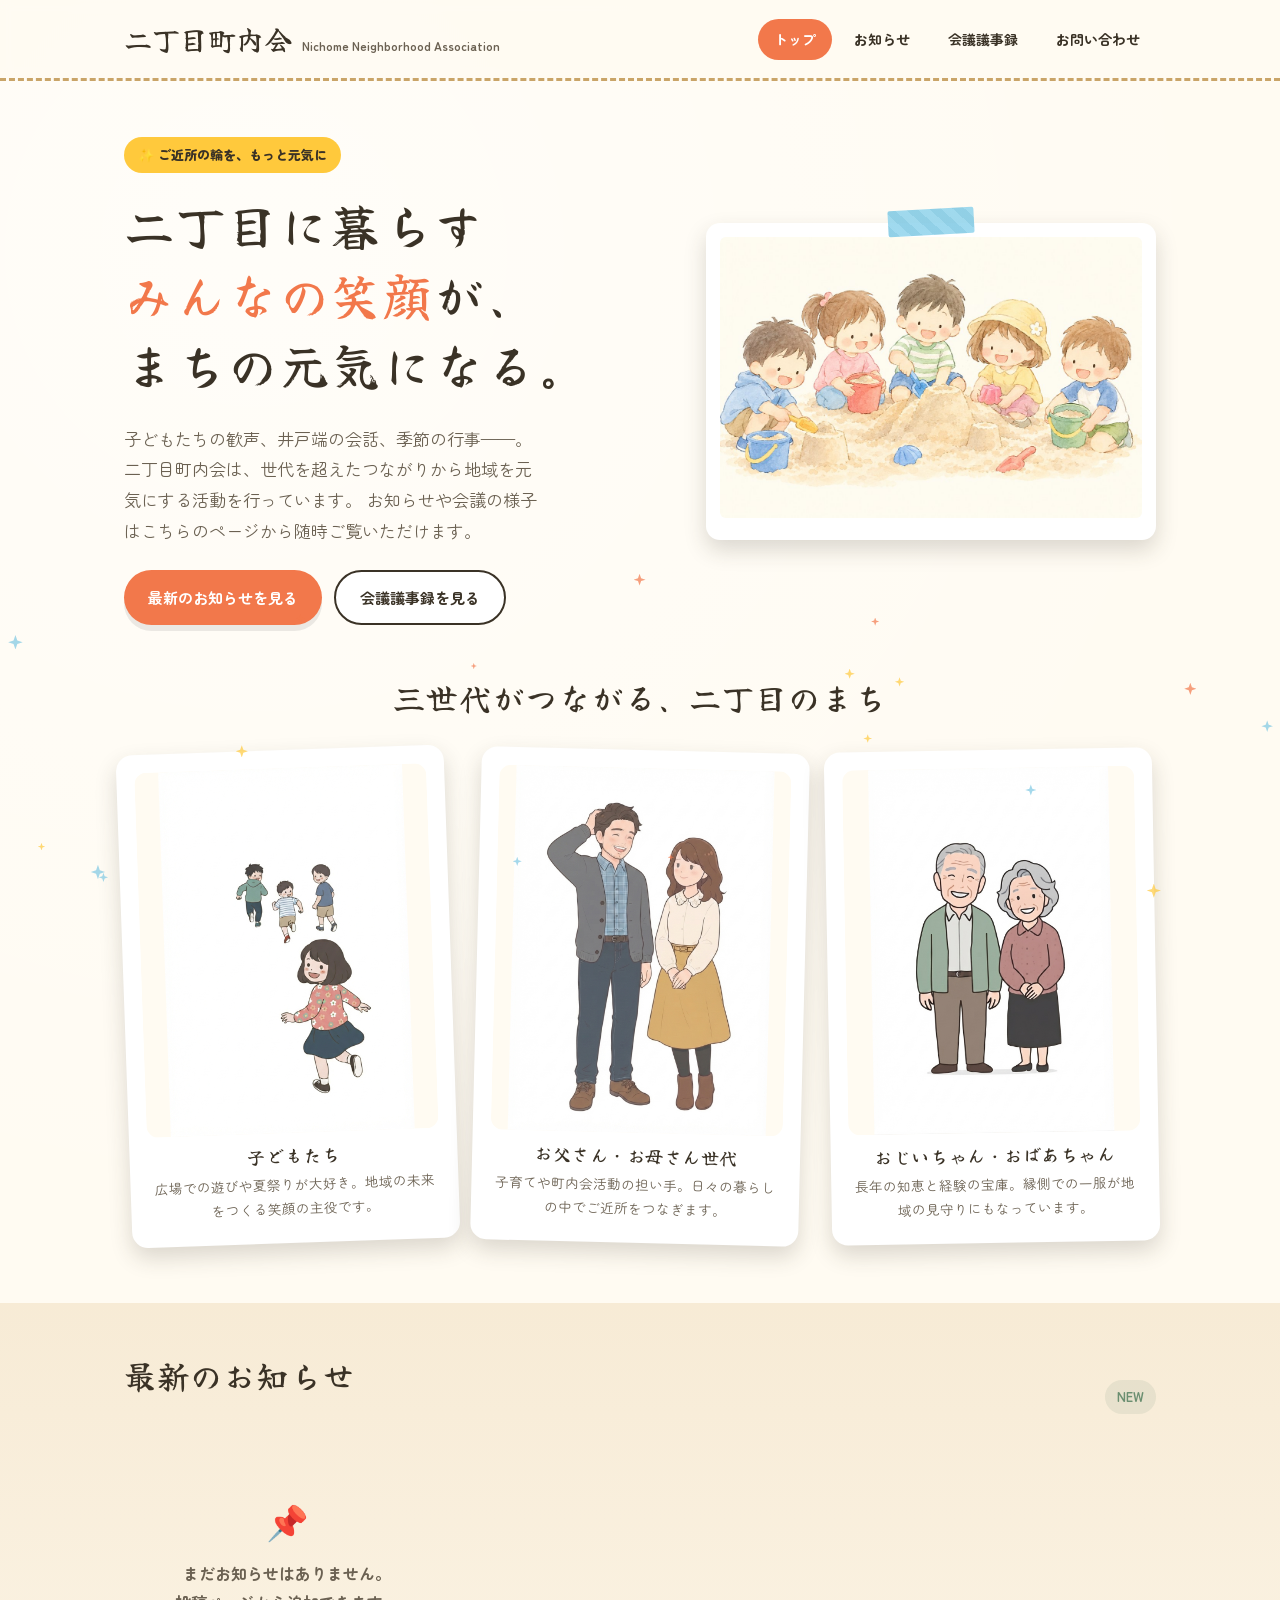
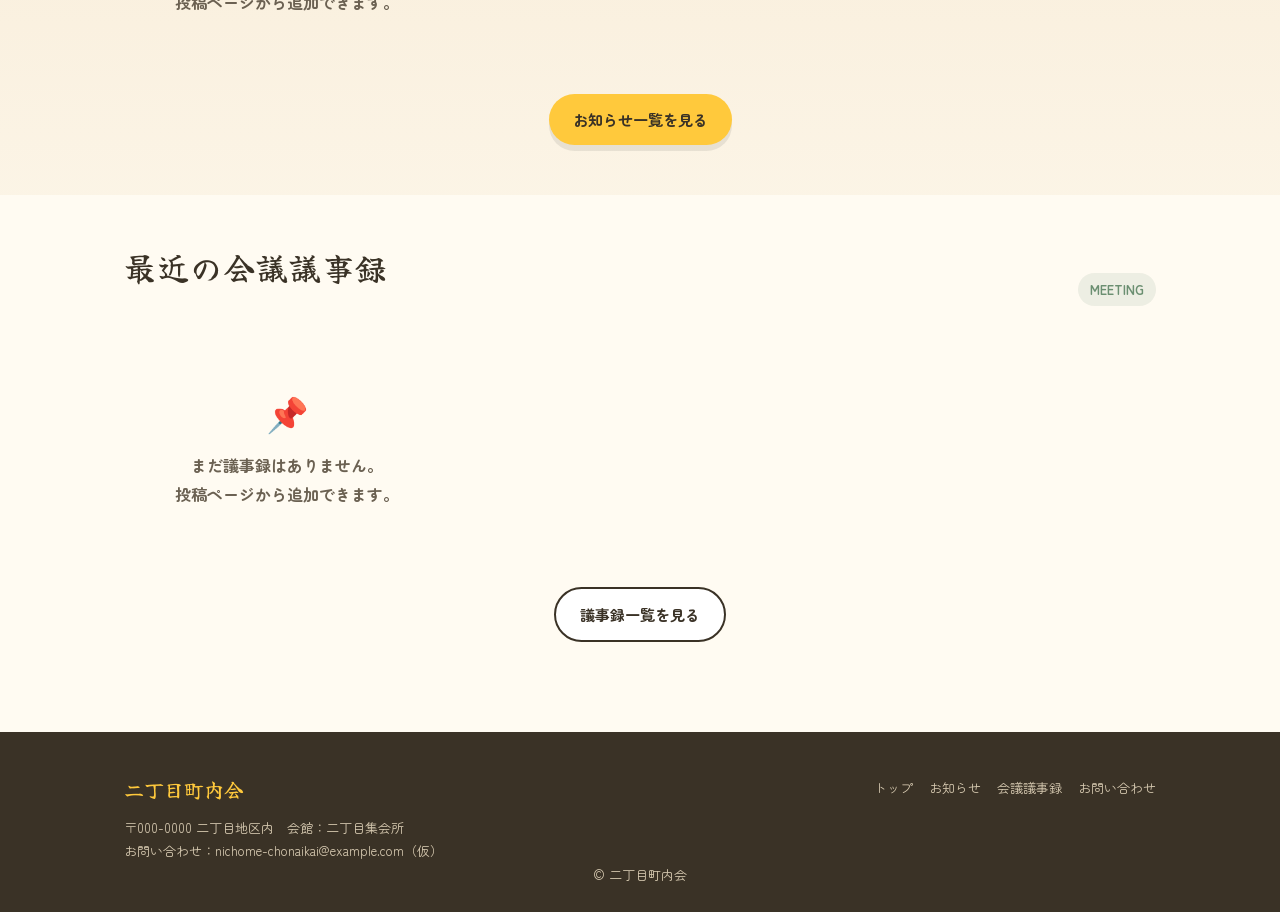
<file: index.html>
<!DOCTYPE html>
<html lang="ja">
<head>
<meta charset="UTF-8">
<meta name="viewport" content="width=device-width, initial-scale=1.0">
<title>二丁目町内会｜トップページ</title>
<link rel="stylesheet" href="css/style.css">
</head>
<body>
<div class="sparkle-field" aria-hidden="true"></div>

<header class="site-header">
  <div class="container">
    <a class="brand" href="index.html">二丁目町内会 <small>Nichome Neighborhood Association</small></a>
    <nav class="main-nav">
      <ul>
        <li><a href="index.html">トップ</a></li>
        <li><a href="oshirase.html">お知らせ</a></li>
        <li><a href="gijiroku.html">会議議事録</a></li>
        <li><a href="contact.html">お問い合わせ</a></li>
      </ul>
    </nav>
  </div>
</header>

<main>

  <section class="hero">
    <div class="container">
      <div class="hero-text">
        <span class="hero-eyebrow">✨ ご近所の輪を、もっと元気に</span>
        <h1>二丁目に暮らす<br><span>みんなの笑顔</span>が、<br>まちの元気になる。</h1>
        <p class="lead">
          子どもたちの歓声、井戸端の会話、季節の行事——。
          二丁目町内会は、世代を超えたつながりから地域を元気にする活動を行っています。
          お知らせや会議の様子はこちらのページから随時ご覧いただけます。
        </p>
        <div class="hero-actions">
          <a class="btn btn-primary btn-pulse" href="oshirase.html">最新のお知らせを見る</a>
          <a class="btn btn-outline" href="gijiroku.html">会議議事録を見る</a>
        </div>
      </div>
      <div class="hero-illust">
        <div class="photo-frame">
          <div class="washi-tape"></div>
          <img src="assets/illust-kids.jpg" alt="砂場で仲良く遊ぶ二丁目の子どもたち">
        </div>
      </div>
    </div>
  </section>

  <section class="generations">
    <div class="container">
      <div class="section-head reveal" style="justify-content:center;text-align:center;display:block;margin-bottom:30px;">
        <h2>三世代がつながる、二丁目のまち</h2>
      </div>
      <div class="gen-grid">
        <div class="gen-card">
          <img class="illust-photo" src="assets/children.jpg" alt="元気に遊ぶ子どもたち">
          <h3>子どもたち</h3>
          <p>広場での遊びや夏祭りが大好き。地域の未来をつくる笑顔の主役です。</p>
        </div>
        <div class="gen-card">
          <img class="illust-photo" src="assets/papa_mama.jpg" alt="仲の良いお父さん・お母さん世代">
          <h3>お父さん・お母さん世代</h3>
          <p>子育てや町内会活動の担い手。日々の暮らしの中でご近所をつなぎます。</p>
        </div>
        <div class="gen-card">
          <img class="illust-photo" src="assets/jiji_baba.jpg" alt="仲の良いおじいちゃん・おばあちゃん世代">
          <h3>おじいちゃん・おばあちゃん</h3>
          <p>長年の知恵と経験の宝庫。縁側での一服が地域の見守りにもなっています。</p>
        </div>
      </div>
    </div>
  </section>

  <section class="block alt">
    <div class="container">
      <div class="section-head reveal">
        <h2>最新のお知らせ</h2>
        <span class="tag">NEW</span>
      </div>
      <div id="preview-oshirase" class="board-grid"></div>
      <div style="text-align:center;margin-top:28px;">
        <a class="btn btn-sun" href="oshirase.html">お知らせ一覧を見る</a>
      </div>
    </div>
  </section>

  <section class="block">
    <div class="container">
      <div class="section-head reveal">
        <h2>最近の会議議事録</h2>
        <span class="tag">MEETING</span>
      </div>
      <div id="preview-gijiroku" class="board-grid"></div>
      <div style="text-align:center;margin-top:28px;">
        <a class="btn btn-outline" href="gijiroku.html">議事録一覧を見る</a>
      </div>
    </div>
  </section>

</main>

<footer class="site-footer">
  <div class="container">
    <div>
      <h4>二丁目町内会</h4>
      <p>〒000-0000 二丁目地区内　会館：二丁目集会所</p>
      <p>お問い合わせ：nichome-chonaikai@example.com（仮）</p>
    </div>
    <ul class="footer-links">
      <li><a href="index.html">トップ</a></li>
      <li><a href="oshirase.html">お知らせ</a></li>
      <li><a href="gijiroku.html">会議議事録</a></li>
      <li><a href="contact.html">お問い合わせ</a></li>
    </ul>
  </div>
  <p class="footer-bottom">© 二丁目町内会</p>
</footer>

<script src="js/common.js"></script>
<script>
  document.addEventListener("DOMContentLoaded", () => {
    renderPreview("#preview-oshirase", "notice", 3, "まだお知らせはありません。<br>投稿ページから追加できます。");
    renderPreview("#preview-gijiroku", "gijiroku", 3, "まだ議事録はありません。<br>投稿ページから追加できます。");
  });
</script>
</body>
</html>
</file>
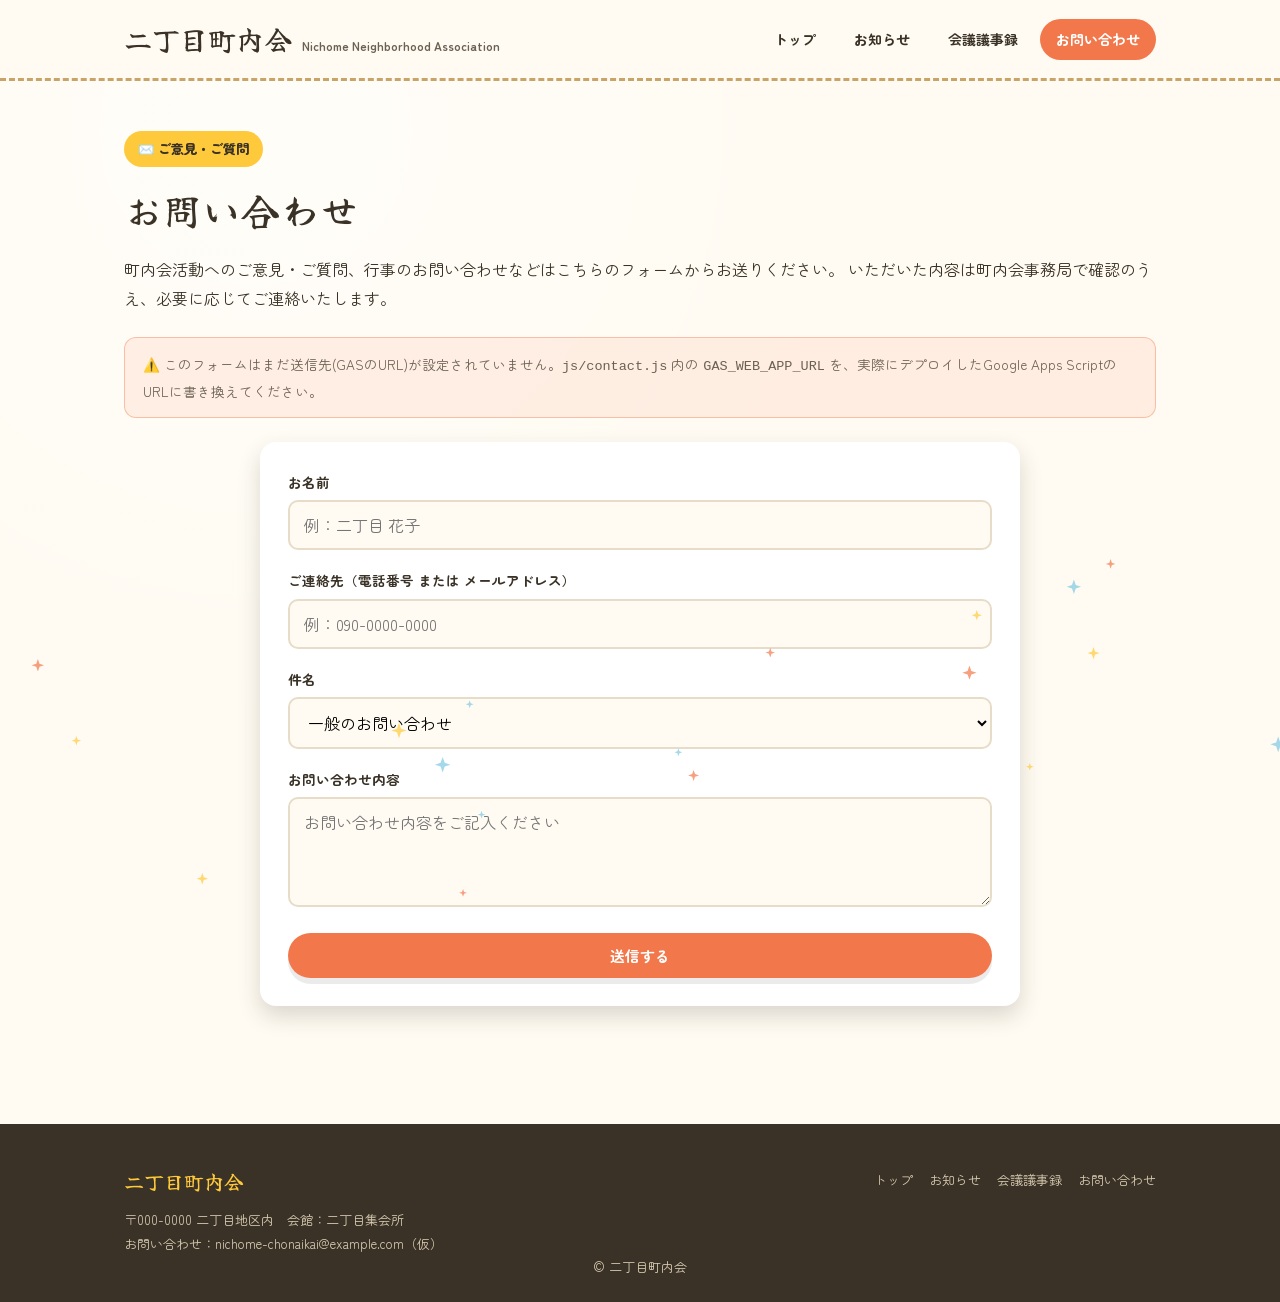
<file: contact.html>
<!DOCTYPE html>
<html lang="ja">
<head>
<meta charset="UTF-8">
<meta name="viewport" content="width=device-width, initial-scale=1.0">
<title>お問い合わせ｜二丁目町内会</title>
<link rel="stylesheet" href="css/style.css">
</head>
<body>
<div class="sparkle-field" aria-hidden="true"></div>

<header class="site-header">
  <div class="container">
    <a class="brand" href="index.html">二丁目町内会 <small>Nichome Neighborhood Association</small></a>
    <nav class="main-nav">
      <ul>
        <li><a href="index.html">トップ</a></li>
        <li><a href="oshirase.html">お知らせ</a></li>
        <li><a href="gijiroku.html">会議議事録</a></li>
        <li><a href="contact.html">お問い合わせ</a></li>
      </ul>
    </nav>
  </div>
</header>

<main>
  <section class="block">
    <div class="container">
      <span class="hero-eyebrow">✉️ ご意見・ご質問</span>
      <h1 style="font-size:clamp(26px,4vw,38px);">お問い合わせ</h1>
      <p class="lead" style="margin-bottom:24px;">
        町内会活動へのご意見・ご質問、行事のお問い合わせなどはこちらのフォームからお送りください。
        いただいた内容は町内会事務局で確認のうえ、必要に応じてご連絡いたします。
      </p>

      <div id="config-warning" class="contact-note" style="display:none;background:rgba(242,120,75,.1);border-color:rgba(242,120,75,.4);">
        ⚠️ このフォームはまだ送信先(GASのURL)が設定されていません。<code>js/contact.js</code>
        内の <code>GAS_WEB_APP_URL</code> を、実際にデプロイしたGoogle Apps ScriptのURLに書き換えてください。
      </div>

      <div class="admin-wrap">
        <div id="form-wrap" class="admin-card">
          <form id="contact-form" method="POST" target="hidden_iframe">
            <div class="field">
              <label for="name-input">お名前</label>
              <input type="text" id="name-input" name="name" placeholder="例：二丁目 花子" required>
            </div>
            <div class="field">
              <label for="contact-input">ご連絡先（電話番号 または メールアドレス）</label>
              <input type="text" id="contact-input" name="contact" placeholder="例：090-0000-0000" required>
            </div>
            <div class="field">
              <label for="subject-input">件名</label>
              <select id="subject-input" name="subject">
                <option value="一般のお問い合わせ">一般のお問い合わせ</option>
                <option value="行事・イベントについて">行事・イベントについて</option>
                <option value="会館・設備について">会館・設備について</option>
                <option value="その他">その他</option>
              </select>
            </div>
            <div class="field">
              <label for="message-input">お問い合わせ内容</label>
              <textarea id="message-input" name="message" placeholder="お問い合わせ内容をご記入ください" required></textarea>
            </div>
            <button type="submit" class="btn btn-primary" style="width:100%;justify-content:center;">送信する</button>
          </form>
        </div>

        <div id="success-panel" class="admin-card success-panel" style="display:none;">
          <div class="icon">📮</div>
          <h2>送信ありがとうございました</h2>
          <p style="color:#6b6152;">
            お問い合わせを受け付けました。<br>内容を確認のうえ、必要に応じて折り返しご連絡いたします。
          </p>
        </div>
      </div>

    </div>
  </section>
</main>

<footer class="site-footer">
  <div class="container">
    <div>
      <h4>二丁目町内会</h4>
      <p>〒000-0000 二丁目地区内　会館：二丁目集会所</p>
      <p>お問い合わせ：nichome-chonaikai@example.com（仮）</p>
    </div>
    <ul class="footer-links">
      <li><a href="index.html">トップ</a></li>
      <li><a href="oshirase.html">お知らせ</a></li>
      <li><a href="gijiroku.html">会議議事録</a></li>
      <li><a href="contact.html">お問い合わせ</a></li>
    </ul>
  </div>
  <p class="footer-bottom">© 二丁目町内会</p>
</footer>

<iframe name="hidden_iframe" id="hidden_iframe" style="display:none;"></iframe>

<script src="js/common.js"></script>
<script src="js/contact.js"></script>
</body>
</html>
</file>
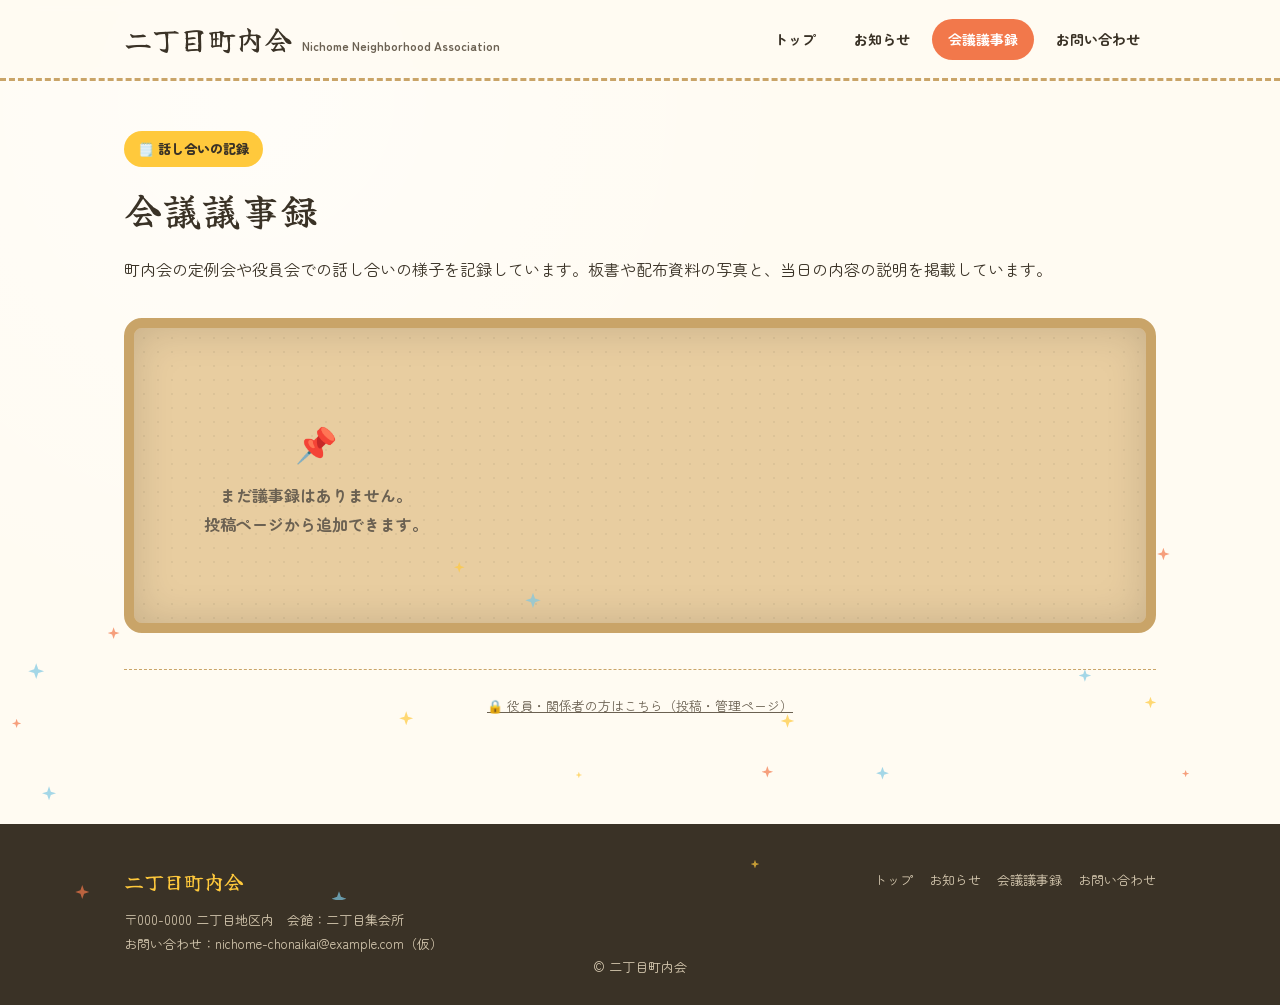
<file: gijiroku.html>
<!DOCTYPE html>
<html lang="ja">
<head>
<meta charset="UTF-8">
<meta name="viewport" content="width=device-width, initial-scale=1.0">
<title>会議議事録｜二丁目町内会</title>
<link rel="stylesheet" href="css/style.css">
</head>
<body>
<div class="sparkle-field" aria-hidden="true"></div>

<header class="site-header">
  <div class="container">
    <a class="brand" href="index.html">二丁目町内会 <small>Nichome Neighborhood Association</small></a>
    <nav class="main-nav">
      <ul>
        <li><a href="index.html">トップ</a></li>
        <li><a href="oshirase.html">お知らせ</a></li>
        <li><a href="gijiroku.html">会議議事録</a></li>
        <li><a href="contact.html">お問い合わせ</a></li>
      </ul>
    </nav>
  </div>
</header>

<main>
  <section class="block">
    <div class="container">
      <span class="hero-eyebrow">🗒️ 話し合いの記録</span>
      <h1 style="font-size:clamp(26px,4vw,38px);">会議議事録</h1>
      <p class="lead" style="margin-bottom:34px;">
        町内会の定例会や役員会での話し合いの様子を記録しています。板書や配布資料の写真と、当日の内容の説明を掲載しています。
      </p>

      <div class="corkboard">
        <div id="board-gijiroku" class="board-grid"></div>
      </div>

      <p class="staff-link-note">
        <a href="post.html">🔒 役員・関係者の方はこちら（投稿・管理ページ）</a>
      </p>
    </div>
  </section>
</main>

<footer class="site-footer">
  <div class="container">
    <div>
      <h4>二丁目町内会</h4>
      <p>〒000-0000 二丁目地区内　会館：二丁目集会所</p>
      <p>お問い合わせ：nichome-chonaikai@example.com（仮）</p>
    </div>
    <ul class="footer-links">
      <li><a href="index.html">トップ</a></li>
      <li><a href="oshirase.html">お知らせ</a></li>
      <li><a href="gijiroku.html">会議議事録</a></li>
      <li><a href="contact.html">お問い合わせ</a></li>
    </ul>
  </div>
  <p class="footer-bottom">© 二丁目町内会</p>
</footer>

<script src="js/common.js"></script>
<script>
  document.addEventListener("DOMContentLoaded", () => {
    renderBoard("#board-gijiroku", "gijiroku", "まだ議事録はありません。<br>投稿ページから追加できます。");
  });
</script>
</body>
</html>
</file>
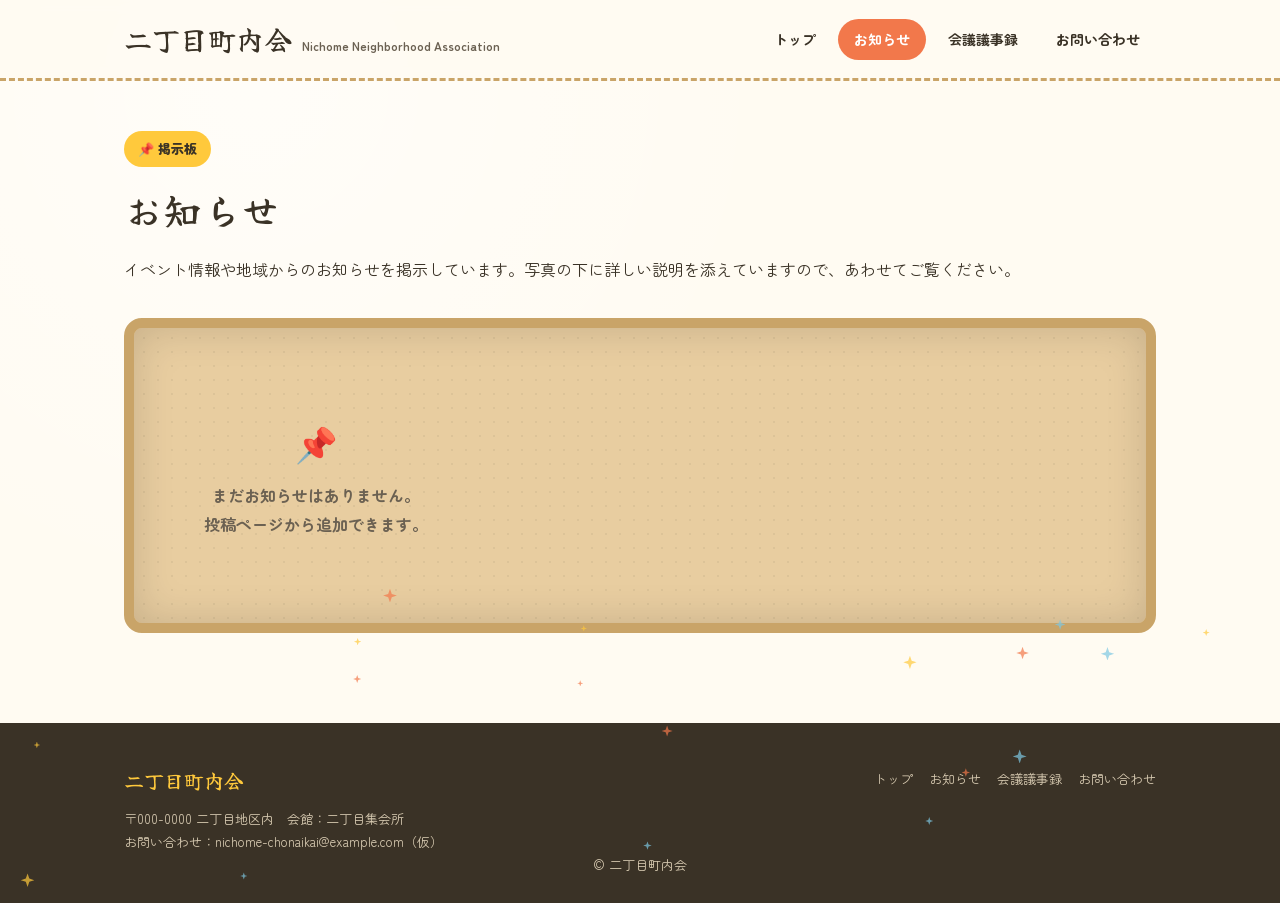
<file: oshirase.html>
<!DOCTYPE html>
<html lang="ja">
<head>
<meta charset="UTF-8">
<meta name="viewport" content="width=device-width, initial-scale=1.0">
<title>お知らせ｜二丁目町内会</title>
<link rel="stylesheet" href="css/style.css">
</head>
<body>
<div class="sparkle-field" aria-hidden="true"></div>

<header class="site-header">
  <div class="container">
    <a class="brand" href="index.html">二丁目町内会 <small>Nichome Neighborhood Association</small></a>
    <nav class="main-nav">
      <ul>
        <li><a href="index.html">トップ</a></li>
        <li><a href="oshirase.html">お知らせ</a></li>
        <li><a href="gijiroku.html">会議議事録</a></li>
        <li><a href="contact.html">お問い合わせ</a></li>
      </ul>
    </nav>
  </div>
</header>

<main>
  <section class="block">
    <div class="container">
      <span class="hero-eyebrow">📌 掲示板</span>
      <h1 style="font-size:clamp(26px,4vw,38px);">お知らせ</h1>
      <p class="lead" style="margin-bottom:34px;">
        イベント情報や地域からのお知らせを掲示しています。写真の下に詳しい説明を添えていますので、あわせてご覧ください。
      </p>

      <div class="corkboard">
        <div id="board-oshirase" class="board-grid"></div>
      </div>
    </div>
  </section>
</main>

<footer class="site-footer">
  <div class="container">
    <div>
      <h4>二丁目町内会</h4>
      <p>〒000-0000 二丁目地区内　会館：二丁目集会所</p>
      <p>お問い合わせ：nichome-chonaikai@example.com（仮）</p>
    </div>
    <ul class="footer-links">
      <li><a href="index.html">トップ</a></li>
      <li><a href="oshirase.html">お知らせ</a></li>
      <li><a href="gijiroku.html">会議議事録</a></li>
      <li><a href="contact.html">お問い合わせ</a></li>
    </ul>
  </div>
  <p class="footer-bottom">© 二丁目町内会</p>
</footer>

<script src="js/common.js"></script>
<script>
  document.addEventListener("DOMContentLoaded", () => {
    renderBoard("#board-oshirase", "notice", "まだお知らせはありません。<br>投稿ページから追加できます。");
  });
</script>
</body>
</html>
</file>
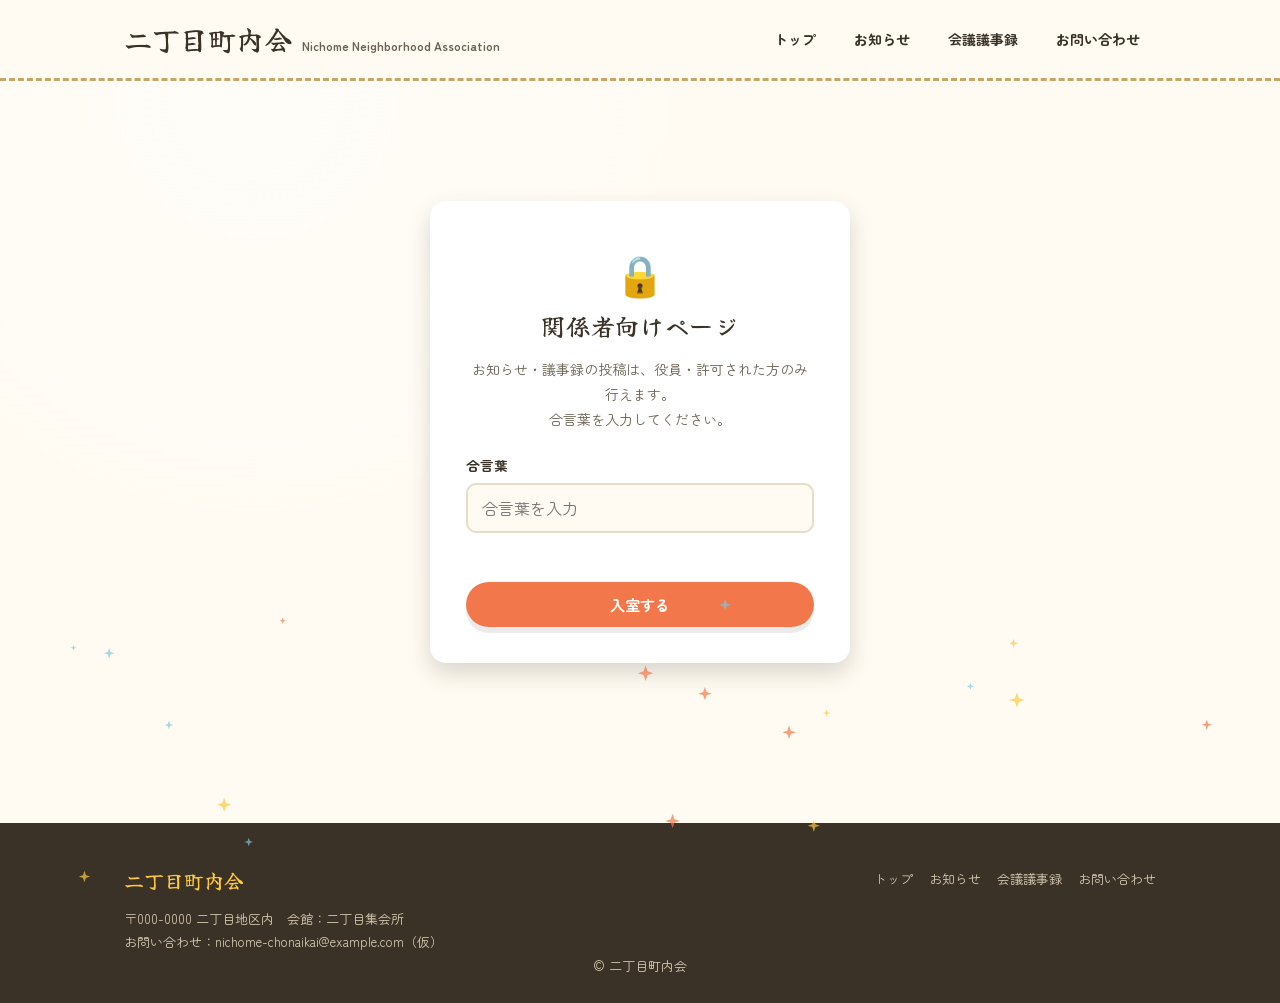
<file: post.html>
<!DOCTYPE html>
<html lang="ja">
<head>
<meta charset="UTF-8">
<meta name="viewport" content="width=device-width, initial-scale=1.0">
<title>投稿・管理ページ｜二丁目町内会</title>
<link rel="stylesheet" href="css/style.css">
</head>
<body>
<div class="sparkle-field" aria-hidden="true"></div>

<header class="site-header">
  <div class="container">
    <a class="brand" href="index.html">二丁目町内会 <small>Nichome Neighborhood Association</small></a>
    <nav class="main-nav">
      <ul>
        <li><a href="index.html">トップ</a></li>
        <li><a href="oshirase.html">お知らせ</a></li>
        <li><a href="gijiroku.html">会議議事録</a></li>
        <li><a href="contact.html">お問い合わせ</a></li>
      </ul>
    </nav>
  </div>
</header>

<main>
  <section class="block">
    <div class="container">

      <!-- ロック画面：合言葉を知っている人だけが先へ進めます -->
      <div id="lock-screen" class="lock-screen">
        <div class="icon">🔒</div>
        <h2>関係者向けページ</h2>
        <p style="color:#6b6152;font-size:14px;margin-bottom:20px;">
          お知らせ・議事録の投稿は、役員・許可された方のみ行えます。<br>合言葉を入力してください。
        </p>
        <form id="login-form">
          <div class="field">
            <label for="password-input">合言葉</label>
            <input type="password" id="password-input" placeholder="合言葉を入力" autocomplete="off" required>
          </div>
          <p id="login-error" class="error-msg"></p>
          <button type="submit" class="btn btn-primary" style="width:100%;justify-content:center;">入室する</button>
        </form>
      </div>

      <!-- 認証後に表示される投稿・管理エリア -->
      <div id="admin-area" class="admin-wrap" style="display:none;">
        <div class="logout-bar">
          <button id="logout-btn">🔓 ログアウトする</button>
        </div>

        <div class="admin-card">
          <span class="hero-eyebrow">✏️ 新規投稿</span>
          <h2>お知らせ・議事録を投稿する</h2>
          <form id="post-form">
            <div class="field">
              <label for="type-input">投稿の種類</label>
              <select id="type-input">
                <option value="notice">お知らせ</option>
                <option value="gijiroku">会議議事録</option>
              </select>
            </div>
            <div class="field">
              <label for="title-input">タイトル</label>
              <input type="text" id="title-input" placeholder="例：夏祭りのお知らせ" required>
            </div>
            <div class="field">
              <label for="date-input">日付</label>
              <input type="date" id="date-input">
            </div>
            <div class="field">
              <label for="img-input">写真（JPG画像）</label>
              <div class="file-drop">
                <input type="file" id="img-input" accept="image/*">
                <p style="margin:6px 0 0;">板書や会場の写真などを選択してください</p>
              </div>
              <div id="img-preview" class="preview-thumb"></div>
            </div>
            <div class="field">
              <label for="desc-input">説明文</label>
              <textarea id="desc-input" placeholder="写真の説明や当日の内容を入力してください" required></textarea>
            </div>
            <button type="submit" class="btn btn-primary">この内容で投稿する</button>
          </form>
        </div>

        <div class="admin-card">
          <span class="hero-eyebrow">📋 投稿の管理</span>
          <h2>これまでの投稿</h2>
          <div id="admin-entry-list"></div>
        </div>
      </div>

    </div>
  </section>
</main>

<footer class="site-footer">
  <div class="container">
    <div>
      <h4>二丁目町内会</h4>
      <p>〒000-0000 二丁目地区内　会館：二丁目集会所</p>
      <p>お問い合わせ：nichome-chonaikai@example.com（仮）</p>
    </div>
    <ul class="footer-links">
      <li><a href="index.html">トップ</a></li>
      <li><a href="oshirase.html">お知らせ</a></li>
      <li><a href="gijiroku.html">会議議事録</a></li>
      <li><a href="contact.html">お問い合わせ</a></li>
    </ul>
  </div>
  <p class="footer-bottom">© 二丁目町内会</p>
</footer>

<div class="toast"></div>

<script src="js/common.js"></script>
<script src="js/auth.js"></script>
</body>
</html>
</file>
<file: css/style.css>
@import url('https://fonts.googleapis.com/css2?family=Yuji+Syuku&family=Zen+Maru+Gothic:wght@400;500;700;900&display=swap');

/* ============ デザイントークン ============ */
:root{
  --paper:      #FFFBF2; /* 生成りの紙色 */
  --cork:       #E8CDA0; /* コルクボード */
  --cork-dark:  #C9A468;
  --sky:        #7EC8E3; /* そら色 */
  --sun:        #FFC93C; /* ひまわり色 */
  --persimmon:  #F2784B; /* かき色 */
  --moss:       #6B8F71; /* もえぎ色 */
  --ink:        #3A3226; /* 墨色（文字） */
  --ink-soft:   #6b6152;
  --white:      #ffffff;

  --font-display: "Yuji Syuku", serif;
  --font-body: "Zen Maru Gothic", "Hiragino Maru Gothic ProN", sans-serif;

  --radius-card: 10px;
  --shadow-pin: 0 10px 22px rgba(58,50,38,.18);
}

*{ box-sizing:border-box; }
html{ scroll-behavior:smooth; -webkit-text-size-adjust:100%; text-size-adjust:100%; }

body{
  margin:0;
  font-family:var(--font-body);
  color:var(--ink);
  background:
    radial-gradient(circle at 20% 10%, rgba(255,255,255,.5), transparent 40%),
    var(--paper);
  line-height:1.8;
  overflow-x:hidden;
  width:100%;
}

img,svg{ max-width:100%; display:block; }
a{ color:inherit; }

h1,h2,h3{
  font-family:var(--font-display);
  font-weight:400;
  letter-spacing:.03em;
  line-height:1.4;
  margin:0 0 .5em;
}

.container{
  max-width:1080px;
  margin:0 auto;
  padding:0 24px;
}

/* ============ きらきら演出（背景パーティクル） ============ */
.sparkle-field{
  position:fixed;
  inset:0;
  pointer-events:none;
  z-index:1;
  overflow:hidden;
}
.sparkle-field span{
  position:absolute;
  display:block;
  width:8px;
  height:8px;
  background:var(--sun);
  clip-path: polygon(50% 0%, 63% 38%, 100% 50%, 63% 62%, 50% 100%, 37% 62%, 0% 50%, 37% 38%);
  opacity:.7;
  animation: float-sparkle linear infinite;
}
.sparkle-field span:nth-child(odd){ background:var(--sky); }
.sparkle-field span:nth-child(3n){ background:var(--persimmon); }

@keyframes float-sparkle{
  0%   { transform:translateY(0) rotate(0deg) scale(.7); opacity:0; }
  10%  { opacity:.8; }
  90%  { opacity:.7; }
  100% { transform:translateY(-110vh) rotate(200deg) scale(1.1); opacity:0; }
}

@media (prefers-reduced-motion: reduce){
  .sparkle-field{ display:none; }
  .reveal{ opacity:1 !important; transform:none !important; }
  *{ animation-duration:.001ms !important; animation-iteration-count:1 !important; }
}

/* ============ ヘッダー ============ */
.site-header{
  position:sticky;
  top:0;
  z-index:20;
  background:rgba(255,251,242,.9);
  backdrop-filter:blur(6px);
  border-bottom:3px dashed var(--cork-dark);
}
.site-header .container{
  display:flex;
  align-items:center;
  justify-content:space-between;
  padding-top:14px;
  padding-bottom:14px;
  flex-wrap:wrap;
  gap:10px;
}
.brand{
  display:flex;
  align-items:baseline;
  gap:10px;
  font-family:var(--font-display);
  font-size:clamp(20px,3vw,28px);
  text-decoration:none;
  color:var(--ink);
}
.brand small{
  font-family:var(--font-body);
  font-size:12px;
  color:var(--ink-soft);
  font-weight:700;
}
.main-nav ul{
  list-style:none;
  display:flex;
  gap:6px;
  margin:0;
  padding:0;
  flex-wrap:wrap;
}
.main-nav a{
  display:inline-block;
  padding:8px 16px;
  border-radius:999px;
  text-decoration:none;
  font-weight:700;
  font-size:14px;
  color:var(--ink);
  transition:background .2s, transform .2s;
}
.main-nav a:hover{ background:var(--sun); transform:translateY(-2px); }
.main-nav a.is-active{ background:var(--persimmon); color:#fff; }

/* ============ ヒーロー ============ */
.hero{
  position:relative;
  padding:56px 0 40px;
  overflow:hidden;
}
.hero .container{
  display:grid;
  grid-template-columns:1.1fr .9fr;
  gap:32px;
  align-items:center;
}
.hero-eyebrow{
  display:inline-flex;
  align-items:center;
  gap:8px;
  background:var(--sun);
  color:var(--ink);
  font-weight:900;
  font-size:13px;
  padding:6px 14px;
  border-radius:999px;
  margin-bottom:16px;
}
.hero h1{
  font-size:clamp(30px,4.4vw,50px);
  color:var(--ink);
}
.hero h1 span{ color:var(--persimmon); }
.hero p.lead{
  font-size:17px;
  color:var(--ink-soft);
  max-width:46ch;
  margin-bottom:24px;
}
.hero-illust{
  position:relative;
}
.hero-illust svg{
  width:100%;
  height:auto;
  filter:drop-shadow(0 14px 18px rgba(58,50,38,.15));
  animation: sway 6s ease-in-out infinite;
}
.photo-frame{
  position:relative;
  background:var(--white);
  padding:14px 14px 22px;
  border-radius:14px;
  box-shadow:var(--shadow-pin);
  animation: sway 6s ease-in-out infinite;
}
.photo-frame img{
  width:100%;
  height:auto;
  border-radius:6px;
  display:block;
}
@keyframes sway{
  0%,100%{ transform:translateY(0) rotate(-.4deg); }
  50%{ transform:translateY(-8px) rotate(.4deg); }
}

/* ---- スクロールで現れる演出 ---- */
.reveal{
  opacity:0;
  transform:translateY(28px);
  transition:opacity .7s ease, transform .7s ease;
}
.reveal.is-visible{
  opacity:1;
  transform:translateY(0);
}

/* ---- カード類の登場アニメーション（描画時に自動再生） ---- */
@keyframes cardPopIn{
  0%{ opacity:0; transform:translateY(18px) scale(.96); }
  100%{ opacity:1; transform:translateY(0) scale(1); }
}
.gen-card, .notice-card{
  animation:cardPopIn .6s ease backwards;
}
.gen-card:nth-child(1){ animation-delay:.05s; }
.gen-card:nth-child(2){ animation-delay:.18s; }
.gen-card:nth-child(3){ animation-delay:.31s; }
.notice-card:nth-child(1){ animation-delay:.03s; }
.notice-card:nth-child(2){ animation-delay:.1s; }
.notice-card:nth-child(3){ animation-delay:.17s; }
.notice-card:nth-child(4){ animation-delay:.24s; }
.notice-card:nth-child(5){ animation-delay:.31s; }
.notice-card:nth-child(6){ animation-delay:.38s; }

/* ---- 目を引くボタンの鼓動 ---- */
@keyframes btnPulse{
  0%,100%{ box-shadow:0 6px 0 rgba(0,0,0,.08), 0 0 0 0 rgba(242,120,75,.35); }
  50%{ box-shadow:0 6px 0 rgba(0,0,0,.08), 0 0 0 8px rgba(242,120,75,0); }
}
.btn-pulse{ animation:btnPulse 2.4s ease-in-out infinite; }

.btn{
  display:inline-flex;
  align-items:center;
  gap:8px;
  padding:12px 24px;
  border-radius:999px;
  border:none;
  font-family:var(--font-body);
  font-weight:700;
  font-size:15px;
  cursor:pointer;
  text-decoration:none;
  transition:transform .2s, box-shadow .2s, background .2s;
  box-shadow:0 6px 0 rgba(0,0,0,.08);
}
.btn:active{ transform:translateY(3px); box-shadow:none; }
.btn-primary{ background:var(--persimmon); color:#fff; }
.btn-primary:hover{ background:#e0663a; }
.btn-outline{ background:var(--white); color:var(--ink); border:2px solid var(--ink); box-shadow:none; }
.btn-outline:hover{ background:var(--ink); color:#fff; }
.btn-sun{ background:var(--sun); color:var(--ink); }

.hero-actions{ display:flex; gap:12px; flex-wrap:wrap; }

/* 世代が並ぶ帯 */
.generations{
  padding:10px 0 60px;
}
.gen-grid{
  display:grid;
  grid-template-columns:repeat(3,1fr);
  gap:24px;
}
.gen-card{
  background:var(--white);
  border-radius:16px;
  padding:18px 18px 22px;
  text-align:center;
  box-shadow:var(--shadow-pin);
  transform:rotate(var(--tilt,0deg));
  transition:transform .25s;
}
.gen-card:nth-child(1){ --tilt:-2deg; }
.gen-card:nth-child(2){ --tilt:1.4deg; }
.gen-card:nth-child(3){ --tilt:-1deg; }
.gen-card:hover{ transform:rotate(0deg) translateY(-6px); }
.gen-card svg{ width:100%; height:auto; margin-bottom:10px; }
.gen-card .illust-photo{
  width:100%;
  aspect-ratio:4/5;
  object-fit:contain;
  background:var(--paper);
  border-radius:12px;
  margin-bottom:10px;
}
.gen-card h3{ font-size:18px; margin-bottom:4px; }
.gen-card p{ font-size:13.5px; color:var(--ink-soft); margin:0; }

/* ============ セクション見出し ============ */
.section-head{
  display:flex;
  align-items:flex-end;
  justify-content:space-between;
  flex-wrap:wrap;
  gap:12px;
  margin-bottom:26px;
}
.section-head h2{ font-size:clamp(22px,3vw,32px); }
.section-head .tag{
  font-family:var(--font-body);
  font-weight:700;
  font-size:13px;
  color:var(--moss);
  background:rgba(107,143,113,.12);
  padding:5px 12px;
  border-radius:999px;
}

section.block{ padding:50px 0; position:relative; }
section.block.alt{
  background:
    linear-gradient(180deg, rgba(232,205,160,.35), rgba(232,205,160,.15));
}

/* ============ コルクボード（お知らせ/議事録一覧） ============ */
.corkboard{
  position:relative;
  background:
    radial-gradient(circle at 10px 10px, rgba(0,0,0,.05) 1px, transparent 1.6px),
    var(--cork);
  background-size:14px 14px, auto;
  border:10px solid var(--cork-dark);
  border-radius:18px;
  padding:34px;
  box-shadow: inset 0 0 40px rgba(0,0,0,.15);
}
.board-grid{
  display:grid;
  grid-template-columns:repeat(auto-fill,minmax(260px,1fr));
  gap:28px;
}

.notice-card{
  position:relative;
  background:var(--white);
  border-radius:4px;
  padding:16px 16px 20px;
  box-shadow:var(--shadow-pin);
  transform:rotate(var(--tilt,-1deg));
  transition:transform .2s, box-shadow .2s;
}
.notice-card:hover{ transform:rotate(0) translateY(-4px); box-shadow:0 16px 26px rgba(58,50,38,.24); }
.notice-card:nth-child(2n){ --tilt:1.2deg; }
.notice-card:nth-child(3n){ --tilt:-1.8deg; }

.washi-tape{
  position:absolute;
  top:-14px;
  left:50%;
  transform:translateX(-50%) rotate(-3deg);
  width:86px;
  height:26px;
  background:repeating-linear-gradient(45deg,var(--sky),var(--sky) 8px,#8fd3ec 8px,#8fd3ec 16px);
  opacity:.85;
  border-radius:2px;
}
.notice-card:nth-child(2n) .washi-tape{ background:repeating-linear-gradient(45deg,var(--persimmon),var(--persimmon) 8px,#ff9a6d 8px,#ff9a6d 16px); }
.notice-card:nth-child(3n) .washi-tape{ background:repeating-linear-gradient(45deg,var(--sun),var(--sun) 8px,#ffe08a 8px,#ffe08a 16px); }

.notice-photo{
  width:100%;
  aspect-ratio:4/3;
  object-fit:cover;
  border-radius:3px;
  margin-bottom:12px;
  background:var(--paper) center/cover no-repeat;
  border:1px solid rgba(58,50,38,.08);
}
.notice-meta{
  display:flex;
  gap:8px;
  align-items:center;
  font-size:12px;
  color:var(--ink-soft);
  margin-bottom:6px;
  font-weight:700;
}
.notice-meta .badge{
  background:var(--moss);
  color:#fff;
  padding:2px 9px;
  border-radius:999px;
  font-size:11px;
}
.notice-card h3{ font-size:17px; margin-bottom:6px; }
.notice-card p.desc{ font-size:14px; color:var(--ink); white-space:pre-wrap; margin:0; }

.empty-note{
  text-align:center;
  padding:50px 20px;
  color:var(--ink-soft);
  font-weight:700;
}
.empty-note span{ font-size:34px; display:block; margin-bottom:8px; }

/* ============ フッター ============ */
.site-footer{
  background:var(--ink);
  color:#f4ead9;
  padding:40px 0 26px;
  margin-top:40px;
}
.site-footer .container{
  display:flex;
  justify-content:space-between;
  flex-wrap:wrap;
  gap:20px;
}
.site-footer h4{ font-family:var(--font-display); font-weight:400; margin:0 0 8px; font-size:20px; color:var(--sun); }
.site-footer p{ margin:0; font-size:13px; color:#d8cbb2; }
.footer-links{ list-style:none; padding:0; margin:0; display:flex; gap:16px; flex-wrap:wrap; }
.footer-links a{ text-decoration:none; font-size:13px; color:#d8cbb2; }
.footer-links a:hover{ color:var(--sun); }
.footer-bottom{
  text-align:center;
  font-size:12px;
  color:#a89777;
  margin-top:24px;
}

/* ============ 投稿ページ用フォーム ============ */
.lock-screen{
  max-width:420px;
  margin:70px auto;
  background:var(--white);
  padding:36px;
  border-radius:16px;
  box-shadow:var(--shadow-pin);
  text-align:center;
}
.lock-screen .icon{ font-size:40px; }
.field{ margin-bottom:18px; text-align:left; }
.field label{ display:block; font-weight:700; font-size:13.5px; margin-bottom:6px; }
.field input[type="password"],
.field input[type="text"],
.field input[type="date"],
.field select,
.field textarea{
  width:100%;
  padding:11px 14px;
  border-radius:10px;
  border:2px solid #e6dcc7;
  font-family:var(--font-body);
  font-size:16px;
  background:var(--paper);
}
.field textarea{ min-height:110px; resize:vertical; }
.field input:focus, .field select:focus, .field textarea:focus{
  outline:3px solid var(--sky);
  outline-offset:1px;
}
.error-msg{ color:var(--persimmon); font-size:13px; font-weight:700; min-height:18px; }

.admin-wrap{
  max-width:760px;
  margin:0 auto;
}
.admin-card{
  background:var(--white);
  border-radius:16px;
  padding:28px;
  box-shadow:var(--shadow-pin);
  margin-bottom:28px;
}
.admin-card h2{ font-size:20px; }
.file-drop{
  border:2px dashed var(--cork-dark);
  border-radius:12px;
  padding:18px;
  text-align:center;
  color:var(--ink-soft);
  font-size:13px;
  background:rgba(232,205,160,.15);
}
.preview-thumb{ margin-top:10px; max-height:160px; border-radius:8px; overflow:hidden; }
.entry-row{
  display:flex;
  gap:14px;
  align-items:flex-start;
  padding:14px 0;
  border-bottom:1px solid #eee2cc;
}
.entry-row img{ width:76px; height:76px; object-fit:cover; border-radius:8px; flex:none; }
.entry-row .info{ flex:1; }
.entry-row .info h4{ margin:0 0 4px; font-size:15px; }
.entry-row .info p{ margin:0; font-size:12.5px; color:var(--ink-soft); }
.entry-row .del-btn{
  background:none;
  border:1px solid var(--persimmon);
  color:var(--persimmon);
  border-radius:999px;
  padding:6px 14px;
  font-size:12px;
  font-weight:700;
  cursor:pointer;
  flex:none;
}
.entry-row .del-btn:hover{ background:var(--persimmon); color:#fff; }
.toast{
  position:fixed;
  bottom:24px;
  left:50%;
  transform:translateX(-50%) translateY(20px);
  background:var(--ink);
  color:#fff;
  padding:12px 22px;
  border-radius:999px;
  font-size:14px;
  font-weight:700;
  opacity:0;
  pointer-events:none;
  transition:opacity .3s, transform .3s;
  z-index:50;
}
.toast.show{ opacity:1; transform:translateX(-50%) translateY(0); }

.logout-bar{
  display:flex;
  justify-content:flex-end;
  margin-bottom:14px;
}
.logout-bar button{
  background:none;
  border:none;
  color:var(--ink-soft);
  text-decoration:underline;
  cursor:pointer;
  font-size:13px;
  font-family:var(--font-body);
}

/* ============ 議事録ページ下部：関係者向けリンク ============ */
.staff-link-note{
  text-align:center;
  margin-top:36px;
  padding-top:20px;
  border-top:1px dashed var(--cork-dark);
}
.staff-link-note a{
  font-size:13px;
  color:var(--ink-soft);
  text-decoration:underline;
}
.staff-link-note a:hover{ color:var(--persimmon); }

/* ============ お問い合わせページ ============ */
.contact-note{
  background:rgba(107,143,113,.1);
  border:1px solid rgba(107,143,113,.35);
  border-radius:12px;
  padding:14px 18px;
  font-size:13.5px;
  color:var(--ink-soft);
  margin-bottom:24px;
}
.success-panel{
  text-align:center;
  padding:40px 20px;
}
.success-panel .icon{ font-size:44px; }

/* ============ レスポンシブ ============ */
@media (max-width: 980px){
  .container{ padding:0 20px; }
}

@media (max-width: 760px){
  .hero{ padding:40px 0 28px; }
  .hero .container{ grid-template-columns:1fr; gap:22px; }
  .hero-illust{ order:-1; max-width:340px; margin:0 auto; }
  .hero p.lead{ font-size:15.5px; max-width:none; }
  .hero-actions{ justify-content:center; }

  .generations{ padding:6px 0 44px; }
  .gen-grid{ grid-template-columns:1fr; gap:18px; }

  section.block{ padding:36px 0; }

  .corkboard{
    padding:16px;
    border-width:7px;
    border-radius:14px;
  }
  .board-grid{
    grid-template-columns:1fr;
    gap:20px;
  }

  /* カードの傾き(回転)は狭い画面だと端がはみ出して見えるため無効化 */
  .gen-card, .notice-card{
    transform:none !important;
  }
  .gen-card:hover, .notice-card:hover{
    transform:translateY(-4px) !important;
  }

  .site-header .container{
    justify-content:center;
    text-align:center;
  }
  .brand{ flex-direction:column; align-items:center; gap:2px; }
  .main-nav ul{ justify-content:center; }
  .main-nav a{ padding:7px 13px; font-size:13px; }

  .site-footer{ text-align:center; }
  .site-footer .container{ flex-direction:column; align-items:center; text-align:center; }
  .footer-links{ justify-content:center; }

  .lock-screen{ margin:36px auto; padding:26px 20px; max-width:100%; }
  .admin-card{ padding:20px 18px; }
}

@media (max-width: 420px){
  .container{ padding:0 14px; }
  .hero h1{ font-size:clamp(24px,7vw,32px); }
  .hero-eyebrow{ font-size:12px; padding:5px 12px; }
  .section-head h2{ font-size:20px; }
  .corkboard{ padding:10px; border-width:6px; }
  .notice-card{ padding:12px 12px 16px; }
  .gen-card{ padding:14px 14px 18px; }
  .btn{ padding:11px 18px; font-size:14px; }
  .entry-row{ flex-wrap:wrap; }
  .entry-row .del-btn{ margin-left:auto; }
}
</file>
